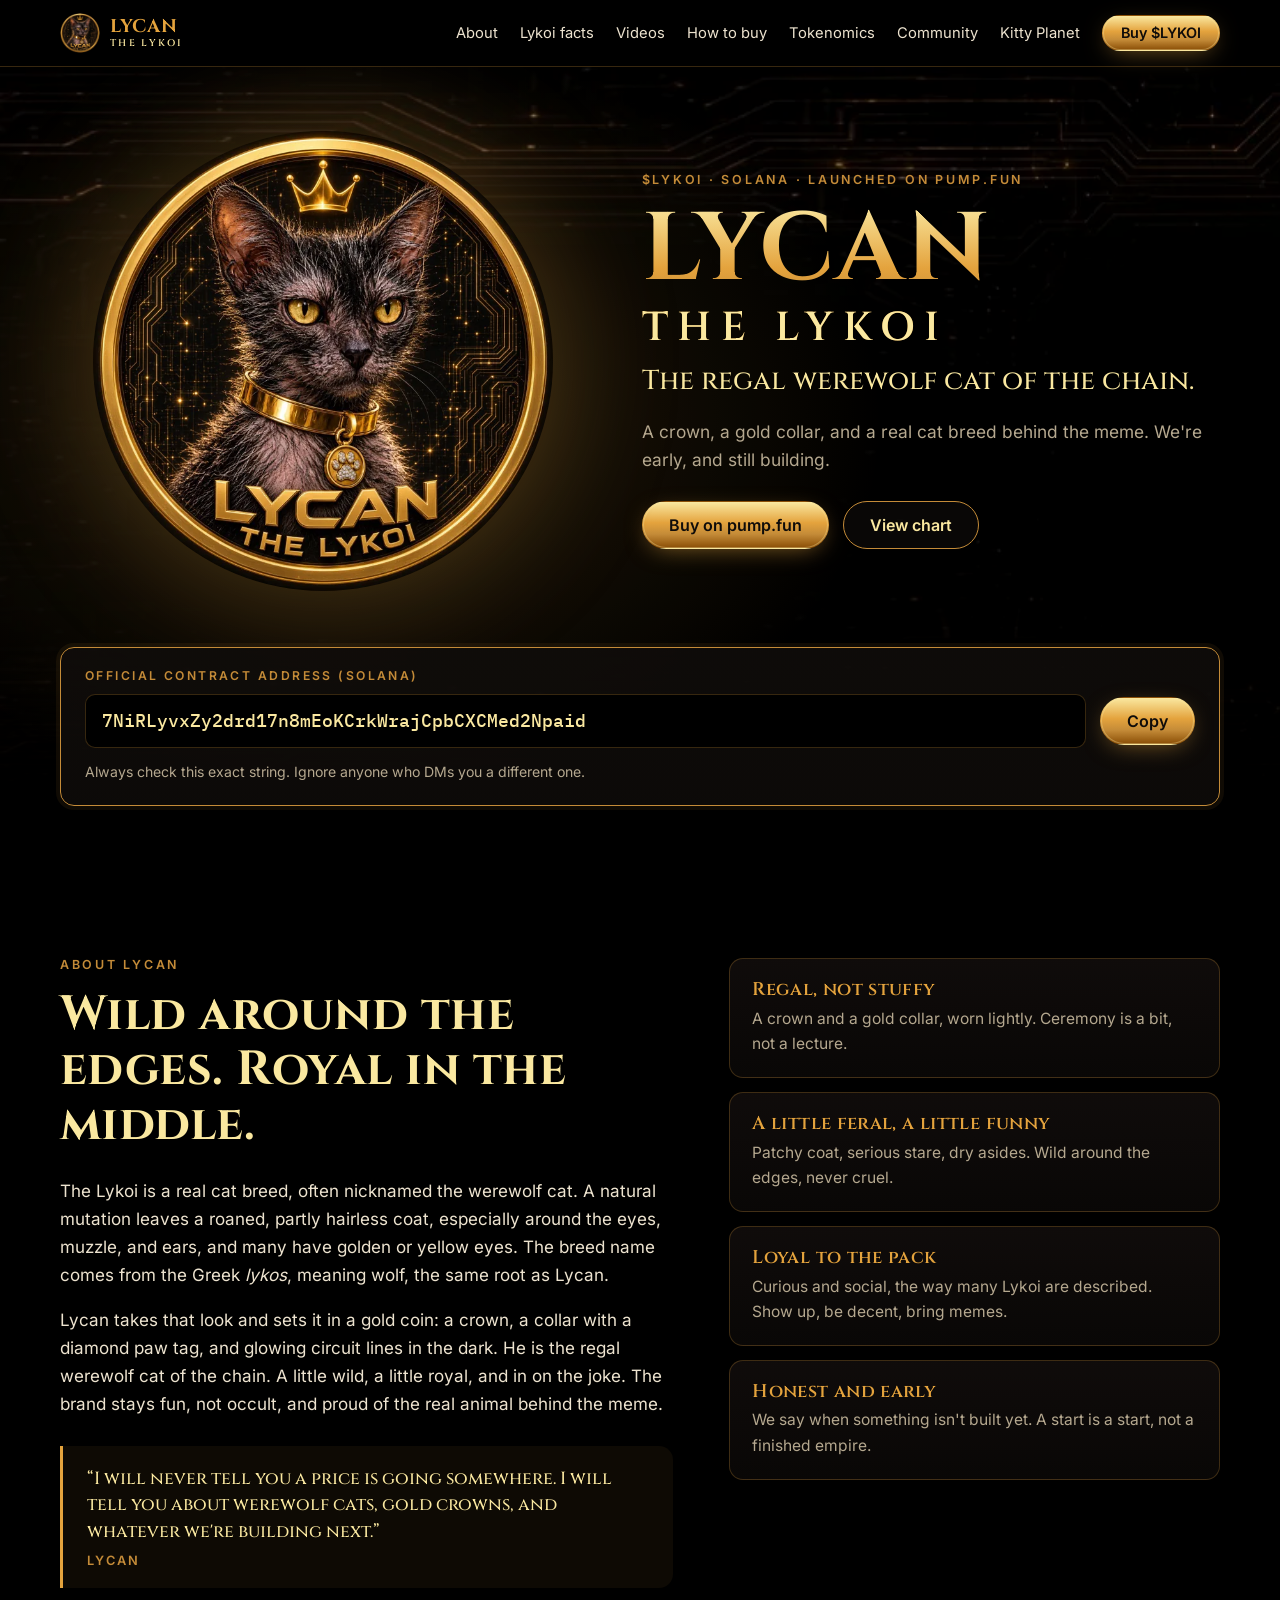
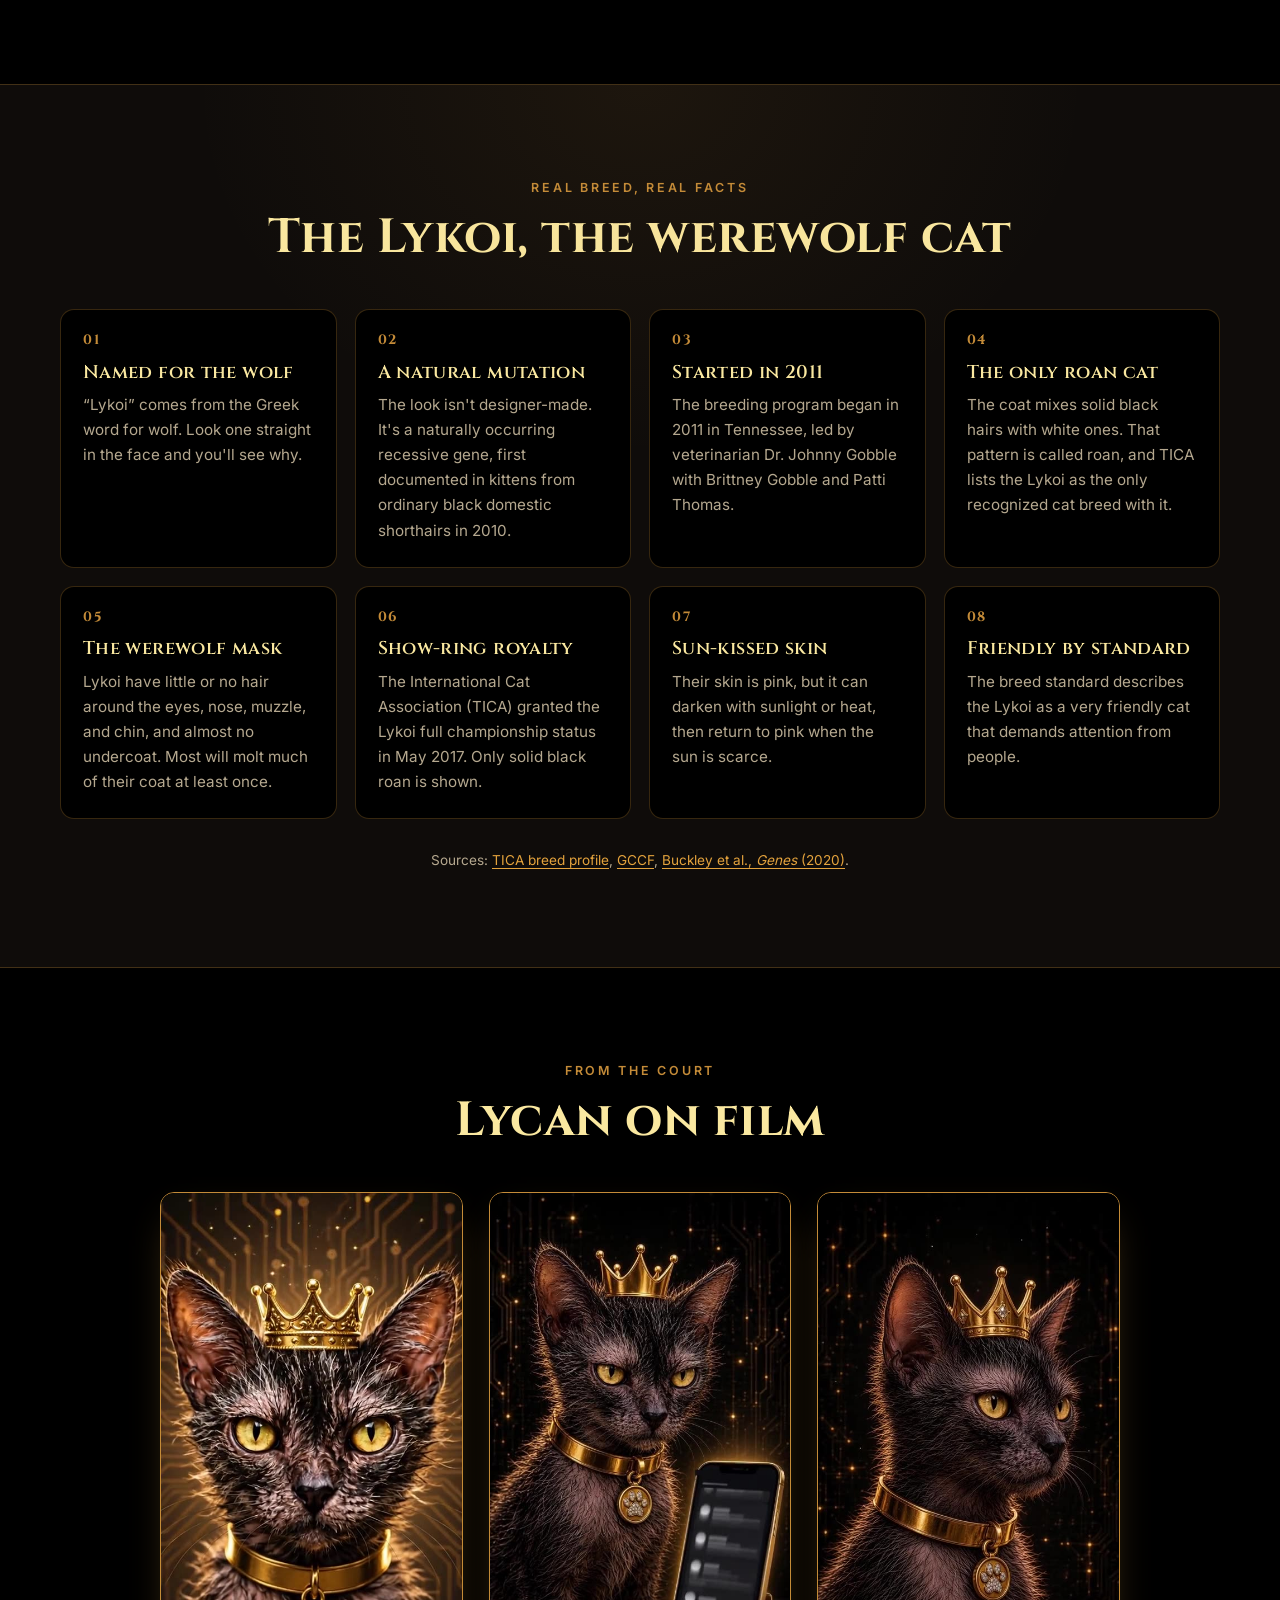
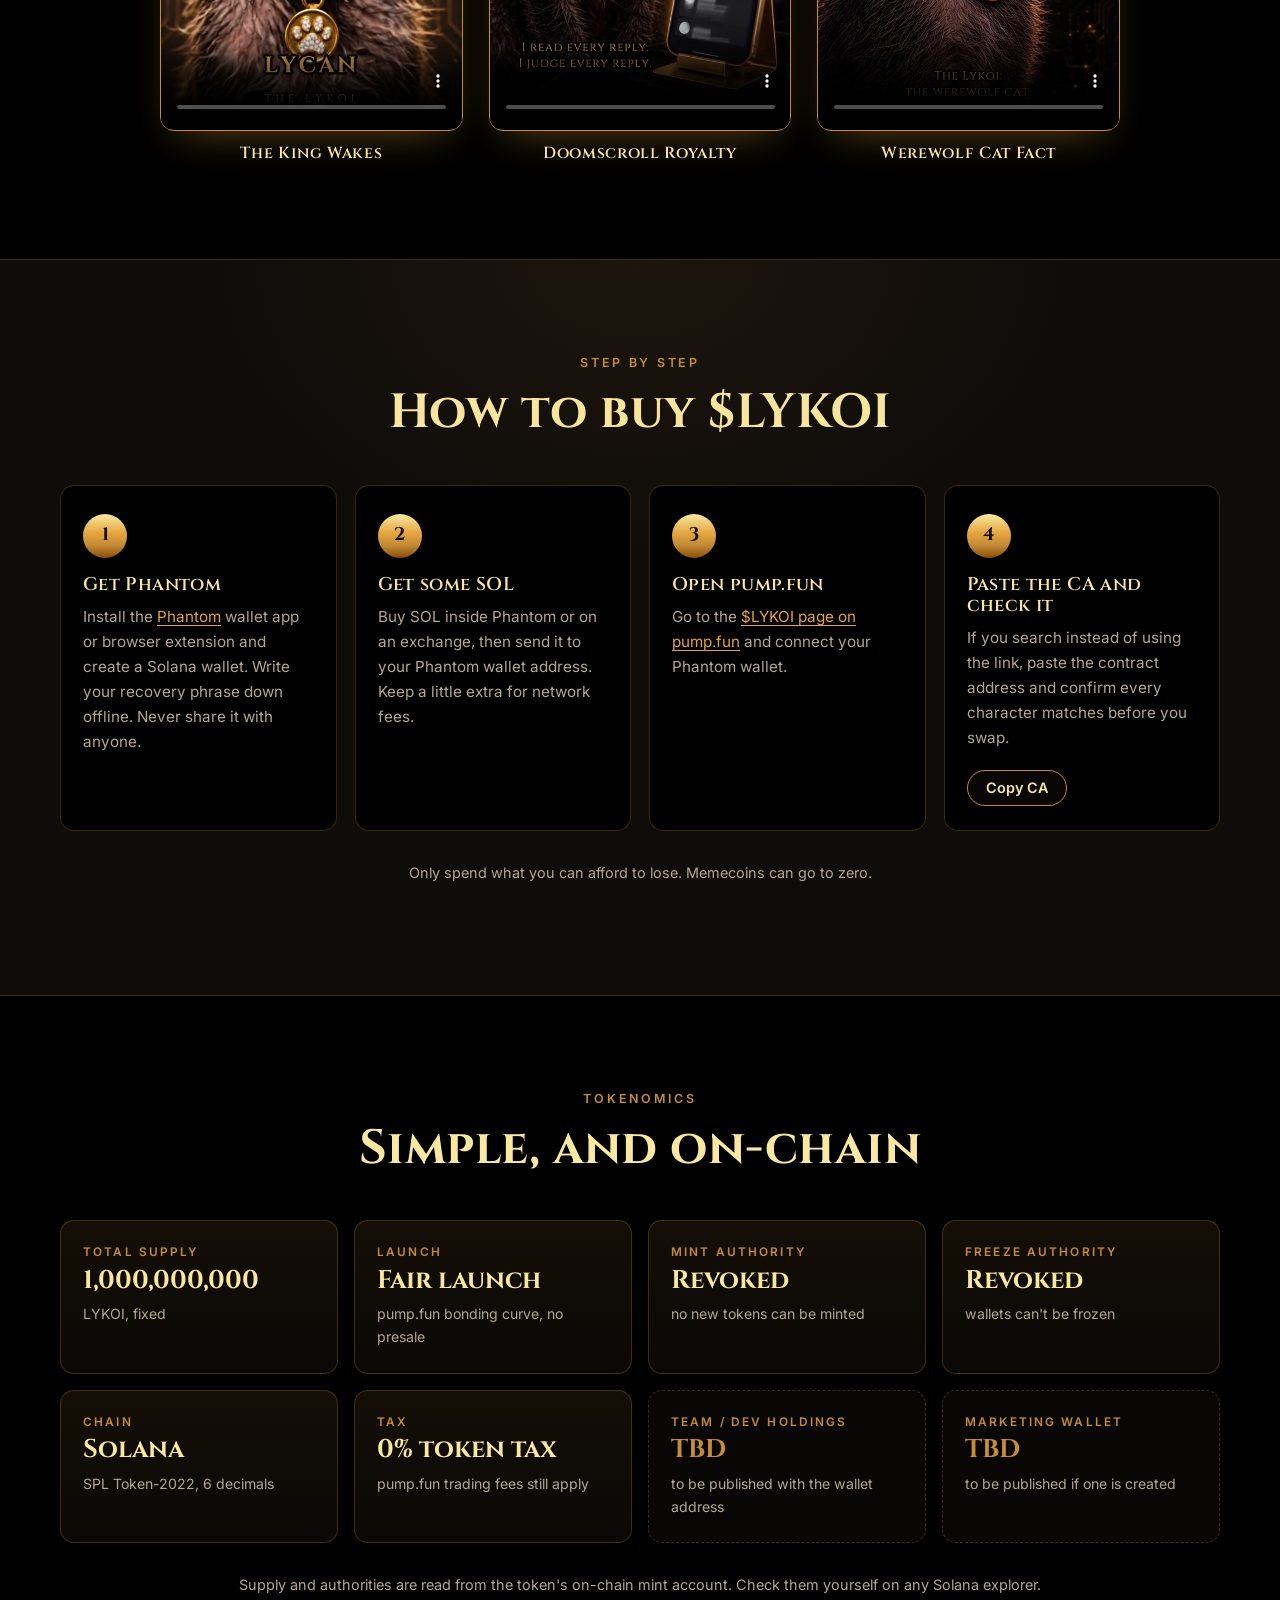
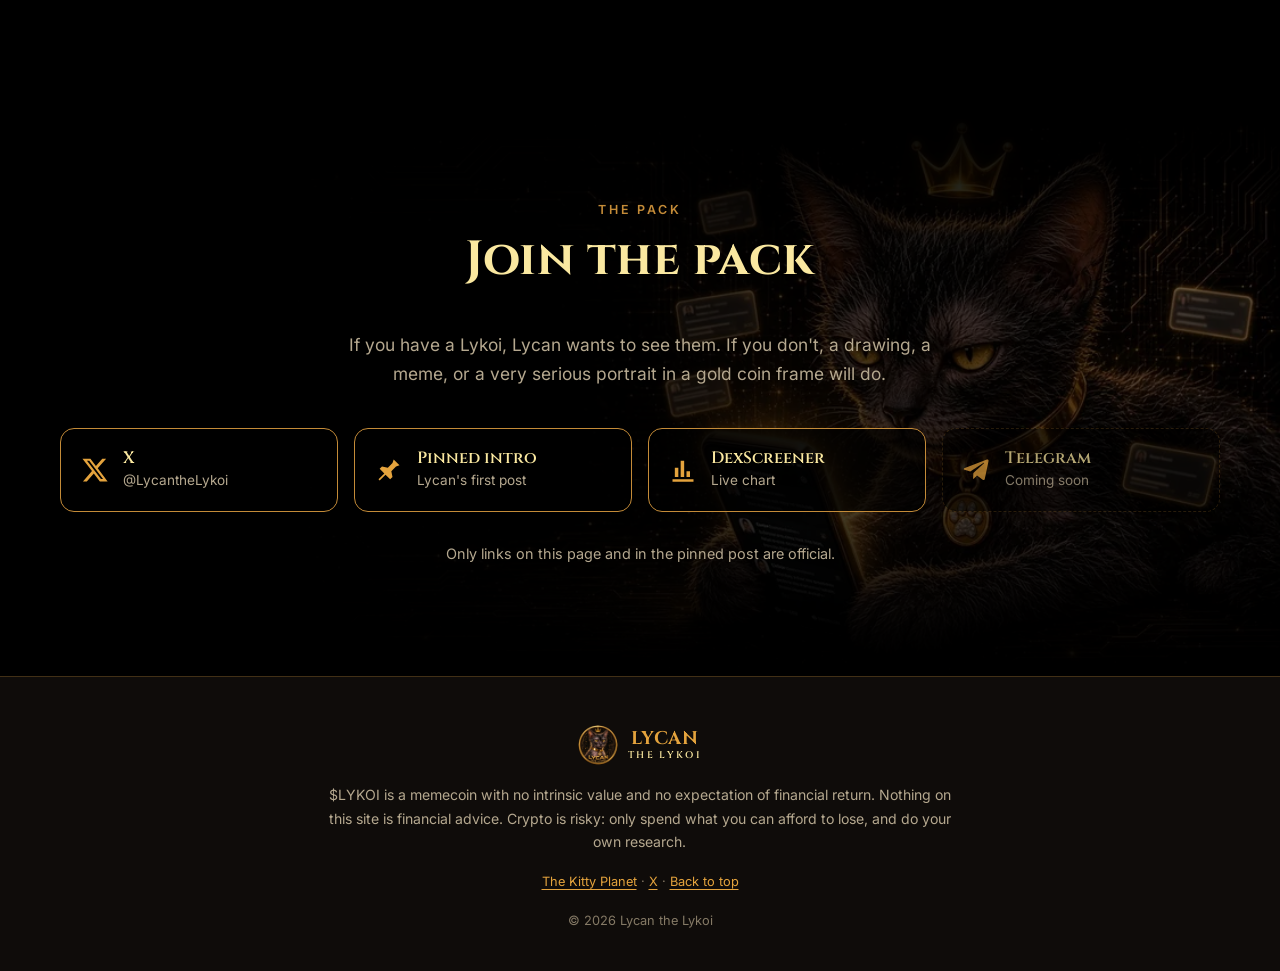
<file: index.html>
<!doctype html>
<html lang="en">
<head>
<meta charset="utf-8">
<meta name="viewport" content="width=device-width, initial-scale=1">
<title>Lycan the Lykoi ($LYKOI) | The regal werewolf cat of the chain</title>
<meta name="description" content="Lycan the Lykoi ($LYKOI) is a Solana memecoin built around the Lykoi, a real cat breed nicknamed the werewolf cat. Official contract, lore, videos, and links.">
<meta name="theme-color" content="#000000">
<link rel="canonical" href="https://alkebulangamingchain.github.io/lycan-the-lykoi/">
<meta property="og:url" content="https://alkebulangamingchain.github.io/lycan-the-lykoi/">
<meta property="og:type" content="website">
<meta property="og:site_name" content="Lycan the Lykoi">
<meta property="og:title" content="Lycan the Lykoi ($LYKOI)">
<meta property="og:description" content="The regal werewolf cat of the chain. A Solana memecoin. Not financial advice.">
<meta property="og:image" content="https://alkebulangamingchain.github.io/lycan-the-lykoi/assets/img/og-1200x630.jpg">
<meta property="og:image:width" content="1200">
<meta property="og:image:height" content="630">
<meta property="og:image:alt" content="Lycan the Lykoi gold coin logo: a black Lykoi cat with a gold crown and collar">
<meta name="twitter:card" content="summary_large_image">
<meta name="twitter:site" content="@LycantheLykoi">
<meta name="twitter:title" content="Lycan the Lykoi ($LYKOI)">
<meta name="twitter:description" content="The regal werewolf cat of the chain. A Solana memecoin. Not financial advice.">
<meta name="twitter:image" content="https://alkebulangamingchain.github.io/lycan-the-lykoi/assets/img/og-1200x630.jpg">
<link rel="icon" href="favicon.ico" sizes="any">
<link rel="icon" type="image/png" sizes="32x32" href="favicon-32.png">
<link rel="apple-touch-icon" href="apple-touch-icon.png">
<link rel="manifest" href="site.webmanifest">
<link rel="preload" href="assets/fonts/cinzel.woff2" as="font" type="font/woff2" crossorigin>
<link rel="preload" href="assets/fonts/inter.woff2" as="font" type="font/woff2" crossorigin>
<link rel="stylesheet" href="assets/css/style.css">
</head>
<body>
<a class="skip" href="#main">Skip to content</a>

<header class="nav" id="top">
  <div class="wrap nav-inner">
    <a class="brand" href="#top" aria-label="Lycan the Lykoi home">
      <img src="assets/img/lycan-360.webp" alt="" width="40" height="40">
      <span>LYCAN <small>THE LYKOI</small></span>
    </a>
    <button class="nav-toggle" aria-expanded="false" aria-controls="nav-links" aria-label="Open menu"><span></span><span></span><span></span></button>
    <nav id="nav-links" class="nav-links" aria-label="Main">
      <a href="#about">About</a>
      <a href="#facts">Lykoi facts</a>
      <a href="#videos">Videos</a>
      <a href="#buy">How to buy</a>
      <a href="#tokenomics">Tokenomics</a>
      <a href="#community">Community</a>
      <a href="kitty-planet/">Kitty Planet</a>
      <a class="btn btn-sm btn-gold" href="https://pump.fun/coin/7NiRLyvxZy2drd17n8mEoKCrkWrajCpbCXCMed2Npaid" target="_blank" rel="noopener">Buy $LYKOI</a>
    </nav>
  </div>
</header>

<main id="main">

<section class="hero">
  <div class="hero-bg" aria-hidden="true"></div>
  <div class="wrap hero-inner">
    <div class="hero-coin">
      <picture>
        <source srcset="assets/img/lycan-720.webp 720w, assets/img/lycan-360.webp 360w" sizes="(max-width: 700px) 78vw, 460px" type="image/webp">
        <img src="assets/img/lycan-720.jpg" width="720" height="720" alt="Lycan the Lykoi: a black Lykoi cat with yellow eyes, a gold crown, and a gold collar with a diamond paw tag, inside a gold coin on a circuit background" fetchpriority="high">
      </picture>
    </div>
    <div class="hero-copy">
      <p class="eyebrow">$LYKOI &middot; Solana &middot; launched on pump.fun</p>
      <h1>LYCAN <span>THE LYKOI</span></h1>
      <p class="tagline">The regal werewolf cat of the chain.</p>
      <p class="lede">A crown, a gold collar, and a real cat breed behind the meme. We're early, and still building.</p>
      <div class="cta">
        <a class="btn btn-gold" href="https://pump.fun/coin/7NiRLyvxZy2drd17n8mEoKCrkWrajCpbCXCMed2Npaid" target="_blank" rel="noopener">Buy on pump.fun</a>
        <a class="btn btn-ghost" href="https://dexscreener.com/solana/7NiRLyvxZy2drd17n8mEoKCrkWrajCpbCXCMed2Npaid" target="_blank" rel="noopener">View chart</a>
      </div>
    </div>
  </div>

  <div class="wrap">
    <div class="ca-box" id="ca">
      <div class="ca-label">Official contract address (Solana)</div>
      <div class="ca-row">
        <code id="ca-value">7NiRLyvxZy2drd17n8mEoKCrkWrajCpbCXCMed2Npaid</code>
        <button class="btn btn-gold btn-copy" type="button" data-copy="7NiRLyvxZy2drd17n8mEoKCrkWrajCpbCXCMed2Npaid">Copy</button>
      </div>
      <p class="ca-note">Always check this exact string. Ignore anyone who DMs you a different one.</p>
      <span class="sr-only" aria-live="polite" id="copy-status"></span>
    </div>
  </div>
</section>

<section class="section" id="about">
  <div class="wrap two-col">
    <div>
      <p class="eyebrow">About Lycan</p>
      <h2>Wild around the edges. Royal in the middle.</h2>
      <p>The Lykoi is a real cat breed, often nicknamed the werewolf cat. A natural mutation leaves a roaned, partly hairless coat, especially around the eyes, muzzle, and ears, and many have golden or yellow eyes. The breed name comes from the Greek <em>lykos</em>, meaning wolf, the same root as Lycan.</p>
      <p>Lycan takes that look and sets it in a gold coin: a crown, a collar with a diamond paw tag, and glowing circuit lines in the dark. He is the regal werewolf cat of the chain. A little wild, a little royal, and in on the joke. The brand stays fun, not occult, and proud of the real animal behind the meme.</p>
      <blockquote>&ldquo;I will never tell you a price is going somewhere. I will tell you about werewolf cats, gold crowns, and whatever we're building next.&rdquo;<cite>Lycan</cite></blockquote>
    </div>
    <ul class="traits">
      <li><h3>Regal, not stuffy</h3><p>A crown and a gold collar, worn lightly. Ceremony is a bit, not a lecture.</p></li>
      <li><h3>A little feral, a little funny</h3><p>Patchy coat, serious stare, dry asides. Wild around the edges, never cruel.</p></li>
      <li><h3>Loyal to the pack</h3><p>Curious and social, the way many Lykoi are described. Show up, be decent, bring memes.</p></li>
      <li><h3>Honest and early</h3><p>We say when something isn't built yet. A start is a start, not a finished empire.</p></li>
    </ul>
  </div>
</section>

<section class="section section-dark" id="facts">
  <div class="wrap">
    <p class="eyebrow center">Real breed, real facts</p>
    <h2 class="center">The Lykoi, the werewolf cat</h2>
    <div class="facts">
      <article class="fact"><span class="fact-n">01</span><h3>Named for the wolf</h3><p>&ldquo;Lykoi&rdquo; comes from the Greek word for wolf. Look one straight in the face and you'll see why.</p></article>
      <article class="fact"><span class="fact-n">02</span><h3>A natural mutation</h3><p>The look isn't designer-made. It's a naturally occurring recessive gene, first documented in kittens from ordinary black domestic shorthairs in 2010.</p></article>
      <article class="fact"><span class="fact-n">03</span><h3>Started in 2011</h3><p>The breeding program began in 2011 in Tennessee, led by veterinarian Dr. Johnny Gobble with Brittney Gobble and Patti Thomas.</p></article>
      <article class="fact"><span class="fact-n">04</span><h3>The only roan cat</h3><p>The coat mixes solid black hairs with white ones. That pattern is called roan, and TICA lists the Lykoi as the only recognized cat breed with it.</p></article>
      <article class="fact"><span class="fact-n">05</span><h3>The werewolf mask</h3><p>Lykoi have little or no hair around the eyes, nose, muzzle, and chin, and almost no undercoat. Most will molt much of their coat at least once.</p></article>
      <article class="fact"><span class="fact-n">06</span><h3>Show-ring royalty</h3><p>The International Cat Association (TICA) granted the Lykoi full championship status in May 2017. Only solid black roan is shown.</p></article>
      <article class="fact"><span class="fact-n">07</span><h3>Sun-kissed skin</h3><p>Their skin is pink, but it can darken with sunlight or heat, then return to pink when the sun is scarce.</p></article>
      <article class="fact"><span class="fact-n">08</span><h3>Friendly by standard</h3><p>The breed standard describes the Lykoi as a very friendly cat that demands attention from people.</p></article>
    </div>
    <p class="sources">Sources: <a href="https://tica.org/breed/lykoi/" target="_blank" rel="noopener">TICA breed profile</a>, <a href="https://www.gccfcats.org/getting-a-cat/choosing/cat-breeds/lykoi/" target="_blank" rel="noopener">GCCF</a>, <a href="https://pmc.ncbi.nlm.nih.gov/articles/PMC7348984/" target="_blank" rel="noopener">Buckley et al., <em>Genes</em> (2020)</a>.</p>
  </div>
</section>

<section class="section" id="videos">
  <div class="wrap">
    <p class="eyebrow center">From the court</p>
    <h2 class="center">Lycan on film</h2>
    <div class="videos">
      <figure class="video">
        <video controls playsinline loop preload="none" poster="assets/img/king-wakes-poster.jpg" width="540" height="960"><source src="assets/video/king-wakes.mp4" type="video/mp4"></video>
        <figcaption>The King Wakes</figcaption>
      </figure>
      <figure class="video">
        <video controls playsinline loop preload="none" poster="assets/img/doomscroll-royalty-poster.jpg" width="540" height="960"><source src="assets/video/doomscroll-royalty.mp4" type="video/mp4"></video>
        <figcaption>Doomscroll Royalty</figcaption>
      </figure>
      <figure class="video">
        <video controls playsinline loop preload="none" poster="assets/img/werewolf-cat-fact-poster.jpg" width="540" height="960"><source src="assets/video/werewolf-cat-fact.mp4" type="video/mp4"></video>
        <figcaption>Werewolf Cat Fact</figcaption>
      </figure>
    </div>
  </div>
</section>

<section class="section section-dark" id="buy">
  <div class="wrap">
    <p class="eyebrow center">Step by step</p>
    <h2 class="center">How to buy $LYKOI</h2>
    <ol class="steps">
      <li><span class="step-n">1</span><h3>Get Phantom</h3><p>Install the <a href="https://phantom.com" target="_blank" rel="noopener">Phantom</a> wallet app or browser extension and create a Solana wallet. Write your recovery phrase down offline. Never share it with anyone.</p></li>
      <li><span class="step-n">2</span><h3>Get some SOL</h3><p>Buy SOL inside Phantom or on an exchange, then send it to your Phantom wallet address. Keep a little extra for network fees.</p></li>
      <li><span class="step-n">3</span><h3>Open pump.fun</h3><p>Go to the <a href="https://pump.fun/coin/7NiRLyvxZy2drd17n8mEoKCrkWrajCpbCXCMed2Npaid" target="_blank" rel="noopener">$LYKOI page on pump.fun</a> and connect your Phantom wallet.</p></li>
      <li><span class="step-n">4</span><h3>Paste the CA and check it</h3><p>If you search instead of using the link, paste the contract address and confirm every character matches before you swap.</p><button class="btn btn-ghost btn-sm btn-copy" type="button" data-copy="7NiRLyvxZy2drd17n8mEoKCrkWrajCpbCXCMed2Npaid">Copy CA</button></li>
    </ol>
    <p class="note center">Only spend what you can afford to lose. Memecoins can go to zero.</p>
  </div>
</section>

<section class="section" id="tokenomics">
  <div class="wrap">
    <p class="eyebrow center">Tokenomics</p>
    <h2 class="center">Simple, and on-chain</h2>
    <div class="tokenomics">
      <div class="tk"><span class="tk-k">Total supply</span><span class="tk-v">1,000,000,000</span><span class="tk-s">LYKOI, fixed</span></div>
      <div class="tk"><span class="tk-k">Launch</span><span class="tk-v">Fair launch</span><span class="tk-s">pump.fun bonding curve, no presale</span></div>
      <div class="tk"><span class="tk-k">Mint authority</span><span class="tk-v">Revoked</span><span class="tk-s">no new tokens can be minted</span></div>
      <div class="tk"><span class="tk-k">Freeze authority</span><span class="tk-v">Revoked</span><span class="tk-s">wallets can't be frozen</span></div>
      <div class="tk"><span class="tk-k">Chain</span><span class="tk-v">Solana</span><span class="tk-s">SPL Token-2022, 6 decimals</span></div>
      <div class="tk"><span class="tk-k">Tax</span><span class="tk-v">0% token tax</span><span class="tk-s">pump.fun trading fees still apply</span></div>
      <div class="tk tk-tbd"><span class="tk-k">Team / dev holdings</span><span class="tk-v">TBD</span><span class="tk-s">to be published with the wallet address</span></div>
      <div class="tk tk-tbd"><span class="tk-k">Marketing wallet</span><span class="tk-v">TBD</span><span class="tk-s">to be published if one is created</span></div>
    </div>
    <p class="note center">Supply and authorities are read from the token's on-chain mint account. Check them yourself on any Solana explorer.</p>
  </div>
</section>

<section class="section community" id="community">
  <div class="community-bg" aria-hidden="true"></div>
  <div class="wrap">
    <p class="eyebrow center">The pack</p>
    <h2 class="center">Join the pack</h2>
    <p class="center lede">If you have a Lykoi, Lycan wants to see them. If you don't, a drawing, a meme, or a very serious portrait in a gold coin frame will do.</p>
    <div class="socials">
      <a class="social" href="https://x.com/LycantheLykoi" target="_blank" rel="noopener">
        <svg viewBox="0 0 24 24" aria-hidden="true"><path d="M18.244 2.25h3.308l-7.227 8.26 8.502 11.24H16.17l-5.214-6.817L4.99 21.75H1.68l7.73-8.835L1.254 2.25H8.08l4.713 6.231zm-1.161 17.52h1.833L7.084 4.126H5.117z"/></svg>
        <span><strong>X</strong><small>@LycantheLykoi</small></span>
      </a>
      <a class="social" href="https://x.com/LycantheLykoi/status/2121913589112213797" target="_blank" rel="noopener">
        <svg viewBox="0 0 24 24" aria-hidden="true"><path d="M16 3l5 5-3 1-4 4 1 5-2 2-4-4-5 5-1-1 5-5-4-4 2-2 5 1 4-4z"/></svg>
        <span><strong>Pinned intro</strong><small>Lycan's first post</small></span>
      </a>
      <a class="social" href="https://dexscreener.com/solana/7NiRLyvxZy2drd17n8mEoKCrkWrajCpbCXCMed2Npaid" target="_blank" rel="noopener">
        <svg viewBox="0 0 24 24" aria-hidden="true"><path d="M3 20h18v2H3zM5 10h3v8H5zm5-6h3v14h-3zm5 9h3v5h-3z"/></svg>
        <span><strong>DexScreener</strong><small>Live chart</small></span>
      </a>
      <div class="social social-soon" aria-disabled="true">
        <svg viewBox="0 0 24 24" aria-hidden="true"><path d="M21.9 4.3 18.7 19.5c-.2 1.1-.9 1.3-1.8.8l-4.9-3.6-2.4 2.3c-.3.3-.5.5-1 .5l.3-5 9.1-8.2c.4-.4-.1-.6-.6-.2L6.2 13.2l-4.8-1.5c-1-.3-1.1-1 .2-1.5L20.5 3c.9-.3 1.6.2 1.4 1.3z"/></svg>
        <span><strong>Telegram</strong><small>Coming soon</small></span>
      </div>
    </div>
    <p class="note center">Only links on this page and in the pinned post are official.</p>
  </div>
</section>

</main>

<footer class="footer">
  <div class="wrap footer-inner">
    <div class="brand">
      <img src="assets/img/lycan-360.webp" alt="" width="40" height="40" loading="lazy">
      <span>LYCAN <small>THE LYKOI</small></span>
    </div>
    <p class="disclaimer">$LYKOI is a memecoin with no intrinsic value and no expectation of financial return. Nothing on this site is financial advice. Crypto is risky: only spend what you can afford to lose, and do your own research.</p>
    <p class="fine"><a href="kitty-planet/">The Kitty Planet</a> &middot; <a href="https://x.com/LycantheLykoi" target="_blank" rel="noopener">X</a> &middot; <a href="#top">Back to top</a></p>
    <p class="fine">&copy; 2026 Lycan the Lykoi</p>
  </div>
</footer>

<script src="assets/js/main.js" defer></script>
</body>
</html>
</file>
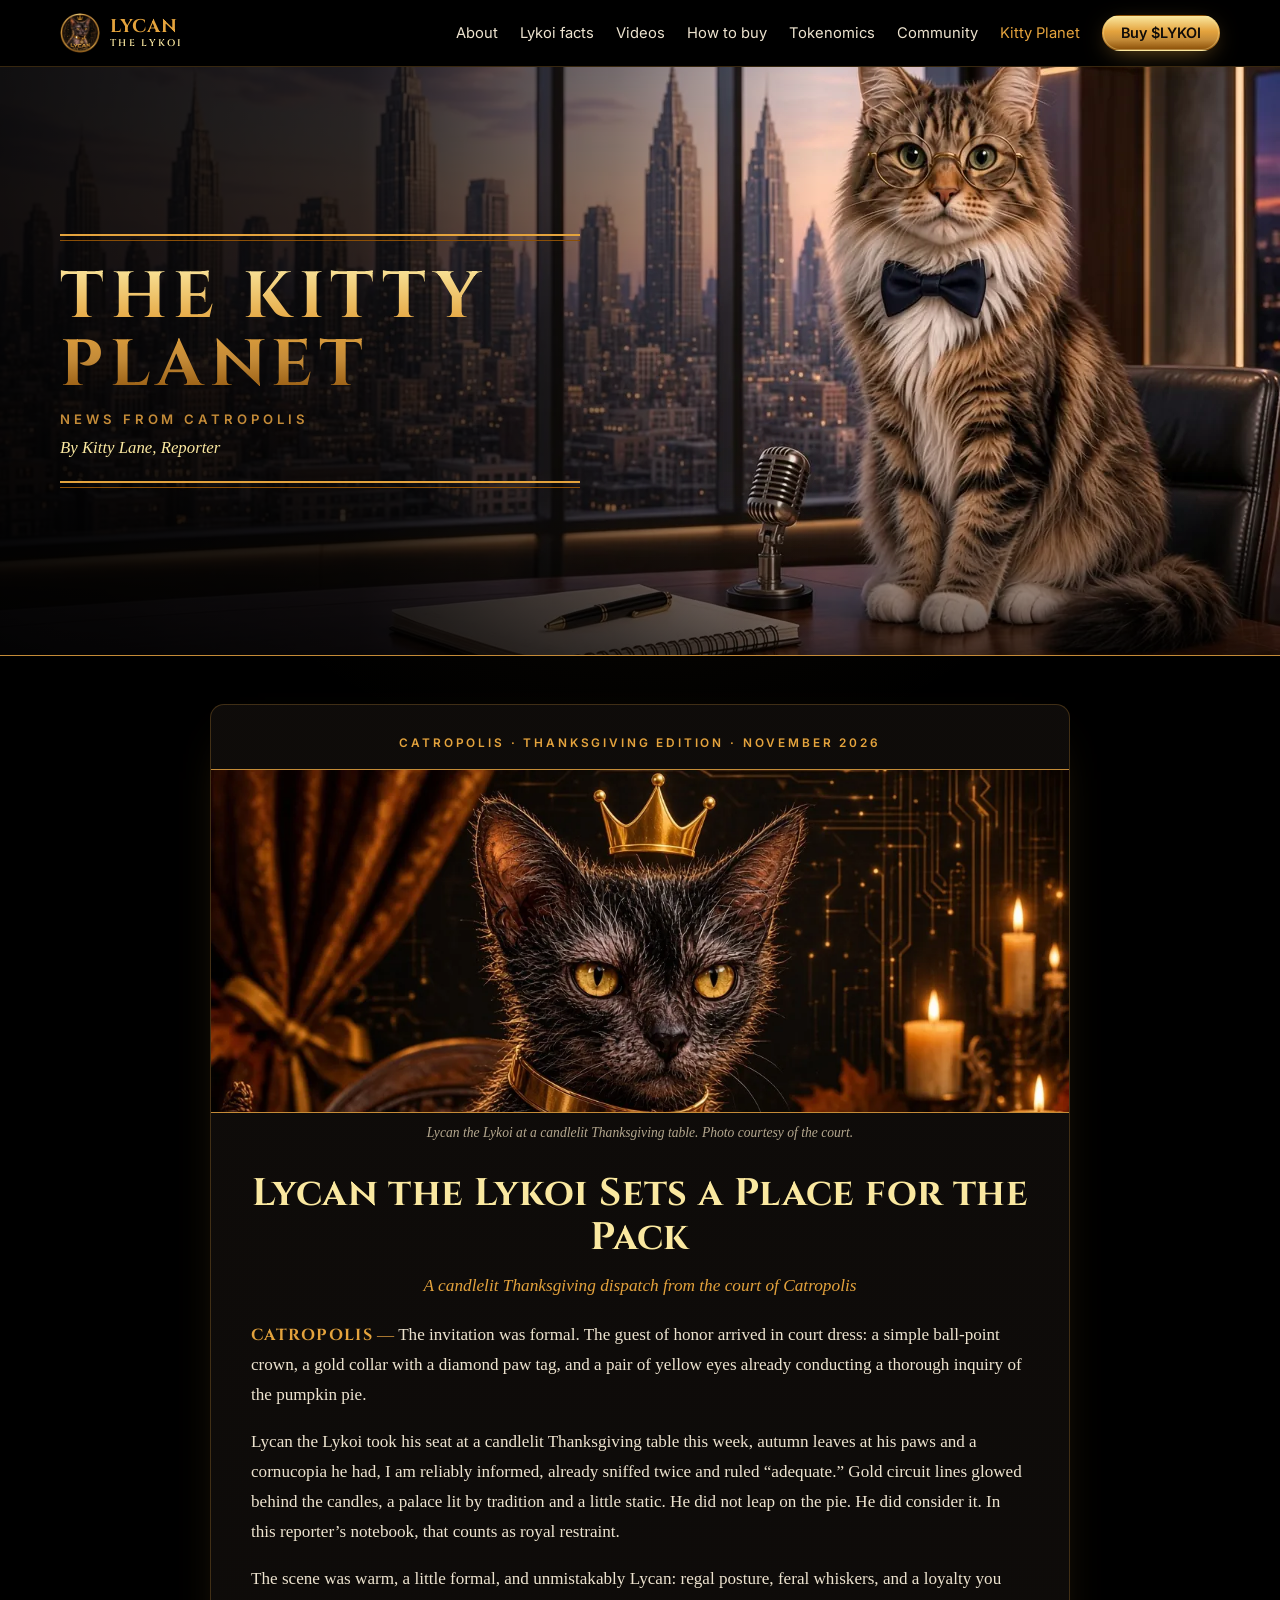
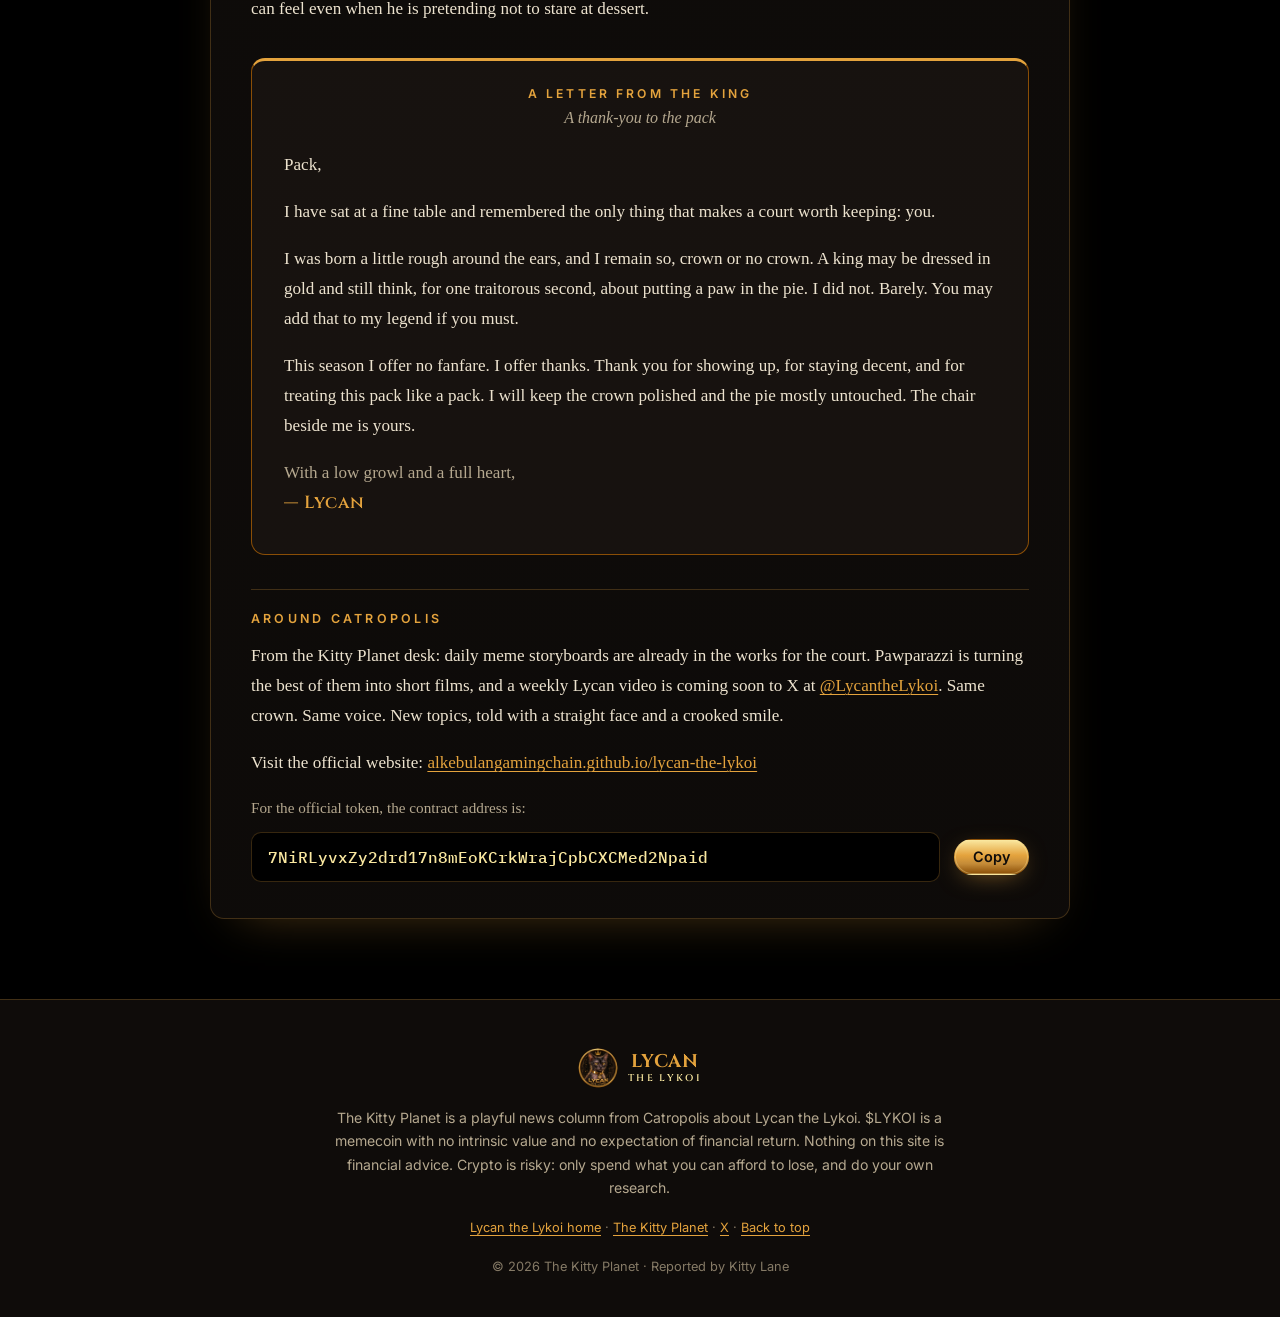
<file: kitty-planet/index.html>
<!doctype html>
<html lang="en">
<head>
<meta charset="utf-8">
<meta name="viewport" content="width=device-width, initial-scale=1">
<title>The Kitty Planet | News from Catropolis, by Kitty Lane</title>
<meta name="description" content="The Kitty Planet: news from Catropolis about Lycan the Lykoi, reported by Kitty Lane. Thanksgiving Edition: Lycan the Lykoi Sets a Place for the Pack.">
<meta name="theme-color" content="#000000">
<link rel="canonical" href="https://alkebulangamingchain.github.io/lycan-the-lykoi/kitty-planet/">
<meta property="og:type" content="website">
<meta property="og:site_name" content="The Kitty Planet">
<meta property="og:url" content="https://alkebulangamingchain.github.io/lycan-the-lykoi/kitty-planet/">
<meta property="og:title" content="The Kitty Planet: Lycan the Lykoi Sets a Place for the Pack">
<meta property="og:description" content="Thanksgiving Edition. A candlelit dispatch from the court of Catropolis, by Kitty Lane, Reporter.">
<meta property="og:image" content="https://alkebulangamingchain.github.io/lycan-the-lykoi/assets/img/og-kitty-lane.jpg">
<meta property="og:image:width" content="1200">
<meta property="og:image:height" content="630">
<meta property="og:image:alt" content="Kitty Lane, reporter for The Kitty Planet, at her news desk above the Catropolis skyline">
<meta name="twitter:card" content="summary_large_image">
<meta name="twitter:site" content="@LycantheLykoi">
<meta name="twitter:title" content="The Kitty Planet: Lycan the Lykoi Sets a Place for the Pack">
<meta name="twitter:description" content="Thanksgiving Edition. A candlelit dispatch from the court of Catropolis, by Kitty Lane, Reporter.">
<meta name="twitter:image" content="https://alkebulangamingchain.github.io/lycan-the-lykoi/assets/img/og-kitty-lane.jpg">
<link rel="icon" href="../favicon.ico" sizes="any">
<link rel="icon" type="image/png" sizes="32x32" href="../favicon-32.png">
<link rel="apple-touch-icon" href="../apple-touch-icon.png">
<link rel="manifest" href="../site.webmanifest">
<link rel="preload" href="../assets/fonts/cinzel.woff2" as="font" type="font/woff2" crossorigin>
<link rel="stylesheet" href="../assets/css/style.css">
<link rel="stylesheet" href="../assets/css/kitty-planet.css">
</head>
<body>
<a class="skip" href="#main">Skip to content</a>

<header class="nav" id="top">
  <div class="wrap nav-inner">
    <a class="brand" href="../" aria-label="Lycan the Lykoi home">
      <img src="../assets/img/lycan-360.webp" alt="" width="40" height="40">
      <span>LYCAN <small>THE LYKOI</small></span>
    </a>
    <button class="nav-toggle" aria-expanded="false" aria-controls="nav-links" aria-label="Open menu"><span></span><span></span><span></span></button>
    <nav id="nav-links" class="nav-links" aria-label="Main">
      <a href="../#about">About</a>
      <a href="../#facts">Lykoi facts</a>
      <a href="../#videos">Videos</a>
      <a href="../#buy">How to buy</a>
      <a href="../#tokenomics">Tokenomics</a>
      <a href="../#community">Community</a>
      <a href="./" aria-current="page">Kitty Planet</a>
      <a class="btn btn-sm btn-gold" href="https://pump.fun/coin/7NiRLyvxZy2drd17n8mEoKCrkWrajCpbCXCMed2Npaid" target="_blank" rel="noopener">Buy $LYKOI</a>
    </nav>
  </div>
</header>

<main id="main" class="kp">

  <section class="kp-masthead">
    <picture class="kp-banner">
      <source srcset="../assets/img/kitty-lane-banner-1280.webp 1280w, ../assets/img/kitty-lane-banner-800.webp 800w" sizes="100vw" type="image/webp">
      <img src="../assets/img/kitty-lane-banner-1280.webp" width="1280" height="720" alt="Kitty Lane, reporter for The Kitty Planet, in glasses and a bow tie at her news desk, with the Catropolis skyline behind her." fetchpriority="high">
    </picture>
    <div class="kp-shade" aria-hidden="true"></div>
    <div class="wrap kp-mast-inner">
      <div class="kp-mast-text">
        <div class="kp-rule" aria-hidden="true"></div>
        <h1>The Kitty Planet</h1>
        <p class="kp-sub">News from Catropolis</p>
        <p class="kp-byline">By Kitty Lane, Reporter</p>
        <div class="kp-rule kp-rule-b" aria-hidden="true"></div>
      </div>
    </div>
  </section>

  <!--
    ISSUES FEED: add each new issue as a new <article class="kp-issue"> at the TOP of this list
    (newest first). Copy the Thanksgiving article below as a template and give it a unique id.
  -->
  <section class="kp-feed wrap" aria-label="Issues">

    <article class="kp-issue" id="thanksgiving-2026">
      <p class="kp-dateline">Catropolis &middot; Thanksgiving Edition &middot; November 2026</p>
      <figure class="kp-hero">
        <picture>
          <source srcset="../assets/img/kp-thanksgiving-1152.webp 1152w, ../assets/img/kp-thanksgiving-720.webp 720w" sizes="(max-width: 860px) 100vw, 820px" type="image/webp">
          <img src="../assets/img/kp-thanksgiving-720.webp" width="1152" height="461" alt="Lycan the Lykoi, in his gold crown and collar, at a candlelit Thanksgiving table in Catropolis.">
        </picture>
        <figcaption>Lycan the Lykoi at a candlelit Thanksgiving table. Photo courtesy of the court.</figcaption>
      </figure>

      <header class="kp-head">
        <h2>Lycan the Lykoi Sets a Place for the Pack</h2>
        <p class="kp-dek">A candlelit Thanksgiving dispatch from the court of Catropolis</p>
      </header>

      <div class="kp-body">
        <p><span class="kp-place">Catropolis</span> <span class="kp-dash">&mdash;</span> The invitation was formal. The guest of honor arrived in court dress: a simple ball-point crown, a gold collar with a diamond paw tag, and a pair of yellow eyes already conducting a thorough inquiry of the pumpkin pie.</p>
        <p>Lycan the Lykoi took his seat at a candlelit Thanksgiving table this week, autumn leaves at his paws and a cornucopia he had, I am reliably informed, already sniffed twice and ruled &ldquo;adequate.&rdquo; Gold circuit lines glowed behind the candles, a palace lit by tradition and a little static. He did not leap on the pie. He did consider it. In this reporter&rsquo;s notebook, that counts as royal restraint.</p>
        <p>The scene was warm, a little formal, and unmistakably Lycan: regal posture, feral whiskers, and a loyalty you can feel even when he is pretending not to stare at dessert.</p>
      </div>

      <aside class="kp-letter" aria-label="A Letter from the King">
        <p class="kp-letter-k">A Letter from the King</p>
        <p class="kp-letter-s">A thank-you to the pack</p>
        <div class="kp-letter-body">
          <p>Pack,</p>
          <p>I have sat at a fine table and remembered the only thing that makes a court worth keeping: you.</p>
          <p>I was born a little rough around the ears, and I remain so, crown or no crown. A king may be dressed in gold and still think, for one traitorous second, about putting a paw in the pie. I did not. Barely. You may add that to my legend if you must.</p>
          <p>This season I offer no fanfare. I offer thanks. Thank you for showing up, for staying decent, and for treating this pack like a pack. I will keep the crown polished and the pie mostly untouched. The chair beside me is yours.</p>
          <p class="kp-sign-off">With a low growl and a full heart,</p>
          <p class="kp-sign">&mdash; Lycan</p>
        </div>
      </aside>

      <section class="kp-around">
        <h3>Around Catropolis</h3>
        <p>From the Kitty Planet desk: daily meme storyboards are already in the works for the court. Pawparazzi is turning the best of them into short films, and a weekly Lycan video is coming soon to X at <a href="https://x.com/LycantheLykoi" target="_blank" rel="noopener">@LycantheLykoi</a>. Same crown. Same voice. New topics, told with a straight face and a crooked smile.</p>
        <p>Visit the official website: <a href="../">alkebulangamingchain.github.io/lycan-the-lykoi</a></p>
        <p class="kp-ca-label">For the official token, the contract address is:</p>
        <div class="ca-row kp-ca">
          <code>7NiRLyvxZy2drd17n8mEoKCrkWrajCpbCXCMed2Npaid</code>
          <button class="btn btn-gold btn-sm btn-copy" type="button" data-copy="7NiRLyvxZy2drd17n8mEoKCrkWrajCpbCXCMed2Npaid">Copy</button>
        </div>
        <span class="sr-only" aria-live="polite" id="copy-status"></span>
      </section>
    </article>

  </section>
</main>

<footer class="footer">
  <div class="wrap footer-inner">
    <div class="brand">
      <img src="../assets/img/lycan-360.webp" alt="" width="40" height="40" loading="lazy">
      <span>LYCAN <small>THE LYKOI</small></span>
    </div>
    <p class="disclaimer">The Kitty Planet is a playful news column from Catropolis about Lycan the Lykoi. $LYKOI is a memecoin with no intrinsic value and no expectation of financial return. Nothing on this site is financial advice. Crypto is risky: only spend what you can afford to lose, and do your own research.</p>
    <p class="fine"><a href="../">Lycan the Lykoi home</a> &middot; <a href="./">The Kitty Planet</a> &middot; <a href="https://x.com/LycantheLykoi" target="_blank" rel="noopener">X</a> &middot; <a href="#top">Back to top</a></p>
    <p class="fine">&copy; 2026 The Kitty Planet &middot; Reported by Kitty Lane</p>
  </div>
</footer>

<script src="../assets/js/main.js" defer></script>
</body>
</html>
</file>
<file: assets/css/style.css>
@font-face{font-family:"Cinzel";src:url(../fonts/cinzel.woff2) format("woff2");font-weight:400 900;font-display:swap}
@font-face{font-family:"Inter";src:url(../fonts/inter.woff2) format("woff2");font-weight:100 900;font-display:swap}
@font-face{font-family:"IBM Plex Mono";src:url(../fonts/plexmono-500.woff2) format("woff2");font-weight:500;font-display:swap}

:root{
  --void:#000;--night:#0F0C0A;--fur:#463430;--antique:#8A4E06;--coin:#C48B38;--crown:#E4A33D;--eye:#E1B355;--halo:#FAE8A0;
  --text:#EDE3CF;--muted:#B5A88F;
  --line:rgba(196,139,56,.28);
  --gold-grad:linear-gradient(180deg,#FAE8A0 0%,#E4A33D 45%,#C48B38 70%,#8A4E06 100%);
  --display:"Cinzel",Georgia,"Times New Roman",serif;
  --body:"Inter",system-ui,-apple-system,"Segoe UI",Roboto,sans-serif;
  --mono:"IBM Plex Mono",ui-monospace,SFMono-Regular,Menlo,monospace;
  --r:14px;
}
*,*::before,*::after{box-sizing:border-box}
html{scroll-behavior:smooth;scroll-padding-top:76px}
body{margin:0;background:var(--void);color:var(--text);font:400 17px/1.65 var(--body);-webkit-font-smoothing:antialiased;overflow-x:hidden}
img,video{max-width:100%;display:block}
a{color:var(--crown);text-decoration-thickness:1px;text-underline-offset:3px}
a:hover{color:var(--halo)}
h1,h2,h3{font-family:var(--display);color:var(--halo);line-height:1.15;margin:0 0 .5em;font-weight:600}
h2{font-size:clamp(1.9rem,1.2rem + 2.4vw,3rem);font-weight:700;letter-spacing:.01em}
h3{font-size:1.15rem;letter-spacing:.02em}
p{margin:0 0 1em}
.wrap{width:min(1160px,100% - 40px);margin-inline:auto}
.center{text-align:center}
.sr-only{position:absolute;width:1px;height:1px;overflow:hidden;clip:rect(0 0 0 0);white-space:nowrap}
.skip{position:absolute;left:-999px;top:8px;background:var(--crown);color:var(--void);padding:8px 14px;border-radius:8px;z-index:100}
.skip:focus{left:8px}
:focus-visible{outline:2px solid var(--halo);outline-offset:3px}
.eyebrow{font:600 .78rem/1.2 var(--body);letter-spacing:.22em;text-transform:uppercase;color:var(--coin);margin-bottom:14px}

/* buttons */
.btn{display:inline-flex;align-items:center;justify-content:center;gap:8px;font:600 1rem/1 var(--body);padding:15px 26px;border-radius:999px;text-decoration:none;cursor:pointer;border:1px solid transparent;transition:transform .15s,box-shadow .2s,background .2s,color .2s}
.btn:hover{transform:translateY(-1px)}
.btn-gold{background:var(--gold-grad);color:var(--night);box-shadow:0 0 0 1px rgba(250,232,160,.35) inset,0 6px 24px -8px rgba(228,163,61,.6)}
.btn-gold:hover{color:var(--void);box-shadow:0 0 0 1px rgba(250,232,160,.6) inset,0 8px 30px -6px rgba(228,163,61,.75)}
.btn-ghost{background:rgba(15,12,10,.6);color:var(--halo);border-color:var(--coin)}
.btn-ghost:hover{background:rgba(196,139,56,.14);color:var(--halo)}
.btn-sm{padding:10px 18px;font-size:.9rem}
.btn.copied{background:var(--halo);color:var(--night)}

/* nav */
.nav{position:sticky;top:0;z-index:50;background:rgba(0,0,0,.78);backdrop-filter:blur(10px);-webkit-backdrop-filter:blur(10px);border-bottom:1px solid var(--line)}
.nav-inner{display:flex;align-items:center;justify-content:space-between;height:66px}
.brand{display:flex;align-items:center;gap:10px;text-decoration:none;font:700 1.15rem/1 var(--display);color:var(--crown);letter-spacing:.04em}
.brand img{width:40px;height:40px;border-radius:50%}
.brand small{display:block;font-size:.6rem;letter-spacing:.24em;color:var(--halo);font-weight:600;margin-top:3px}
.nav-links{display:flex;align-items:center;gap:22px}
.nav-links a:not(.btn){color:var(--text);text-decoration:none;font-size:.92rem}
.nav-links a:not(.btn):hover{color:var(--crown)}
.nav-toggle{display:none;background:none;border:1px solid var(--line);border-radius:10px;width:44px;height:40px;padding:10px;cursor:pointer;flex-direction:column;justify-content:space-between}
.nav-toggle span{display:block;height:2px;background:var(--crown);border-radius:2px}

/* hero */
.hero{position:relative;padding:64px 0 56px;overflow:hidden}
.hero-bg{position:absolute;inset:0;background:
  radial-gradient(60% 70% at 28% 45%,rgba(228,163,61,.18),transparent 70%),
  linear-gradient(180deg,rgba(0,0,0,.35),#000 92%),
  url(../img/banner-1500.webp) left center/cover no-repeat;opacity:.9}
.hero-inner{position:relative;display:grid;grid-template-columns:minmax(0,1fr) minmax(0,1.1fr);gap:56px;align-items:center}
.hero-coin{justify-self:center;width:min(460px,100%);aspect-ratio:1;border-radius:50%;filter:drop-shadow(0 0 60px rgba(228,163,61,.28))}
.hero-coin img{width:100%;height:100%;border-radius:50%}
.hero h1{font-size:clamp(3.2rem,2rem + 5vw,6rem);font-weight:700;letter-spacing:.02em;margin-bottom:.15em;background:var(--gold-grad);-webkit-background-clip:text;background-clip:text;color:transparent;line-height:1}
.hero h1 span{display:block;color:var(--halo);-webkit-text-fill-color:var(--halo);font-size:.42em;letter-spacing:.24em;font-weight:600;margin-top:.25em}
.tagline{font:500 clamp(1.25rem,1rem + 1vw,1.7rem)/1.3 var(--display);color:var(--halo);margin-bottom:.7em}
.lede{color:var(--muted);font-size:1.08rem;max-width:36em}
.center.lede{margin-inline:auto}
.cta{display:flex;flex-wrap:wrap;gap:14px;margin-top:26px}

/* CA */
.ca-box{position:relative;margin-top:56px;padding:22px 24px;border-radius:var(--r);background:linear-gradient(180deg,rgba(15,12,10,.92),rgba(15,12,10,.82));border:1px solid var(--coin);box-shadow:0 0 0 4px rgba(196,139,56,.08)}
.ca-label{font:600 .76rem/1 var(--body);letter-spacing:.2em;text-transform:uppercase;color:var(--coin);margin-bottom:12px}
.ca-row{display:flex;align-items:center;gap:14px}
.ca-row code{flex:1;min-width:0;font:500 clamp(.82rem,.6rem + .8vw,1.15rem)/1.4 var(--mono);color:var(--halo);background:#000;border:1px solid var(--line);border-radius:10px;padding:13px 16px;overflow-wrap:anywhere;user-select:all}
.ca-note{margin:12px 0 0;font-size:.88rem;color:var(--muted)}

/* sections */
.section{position:relative;padding:96px 0}
.section-dark{background:var(--night);border-block:1px solid var(--line)}
.section-dark::before{content:"";position:absolute;inset:0;background:radial-gradient(50% 60% at 50% 0%,rgba(196,139,56,.08),transparent 70%);pointer-events:none}
.section h2.center{margin-bottom:44px}

/* about */
.two-col{display:grid;grid-template-columns:1.25fr 1fr;gap:56px;align-items:start}
blockquote{margin:28px 0 0;padding:20px 24px;border-left:3px solid var(--crown);background:rgba(196,139,56,.07);border-radius:0 var(--r) var(--r) 0;font:500 1.1rem/1.5 var(--display);color:var(--halo)}
blockquote cite{display:block;margin-top:10px;font:600 .8rem/1 var(--body);letter-spacing:.18em;text-transform:uppercase;color:var(--coin);font-style:normal}
.traits{list-style:none;margin:0;padding:0;display:grid;gap:14px}
.traits li{padding:20px 22px;border:1px solid var(--line);border-radius:var(--r);background:linear-gradient(180deg,rgba(70,52,48,.22),rgba(15,12,10,.6))}
.traits h3{color:var(--crown);margin-bottom:.3em}
.traits p{margin:0;color:var(--muted);font-size:.97rem}

/* facts */
.facts{display:grid;grid-template-columns:repeat(4,minmax(0,1fr));gap:18px}
.fact{position:relative;padding:24px 22px;border:1px solid var(--line);border-radius:var(--r);background:#000}
.fact-n{display:block;font:700 .85rem/1 var(--display);color:var(--coin);letter-spacing:.12em;margin-bottom:14px}
.fact h3{color:var(--halo)}
.fact p{margin:0;color:var(--muted);font-size:.95rem}
.sources{margin:30px 0 0;text-align:center;font-size:.85rem;color:var(--muted)}

/* videos */
.videos{display:grid;grid-template-columns:repeat(3,minmax(0,1fr));gap:26px;max-width:960px;margin-inline:auto}
.video{margin:0}
.video video{width:100%;height:auto;aspect-ratio:9/16;object-fit:cover;border-radius:var(--r);border:1px solid var(--coin);background:#000;box-shadow:0 16px 40px -18px rgba(228,163,61,.45)}
.video figcaption{margin-top:12px;text-align:center;font:600 1rem/1.3 var(--display);color:var(--halo);letter-spacing:.04em}

/* steps */
.steps{list-style:none;margin:0;padding:0;display:grid;grid-template-columns:repeat(4,minmax(0,1fr));gap:18px;counter-reset:s}
.steps li{position:relative;padding:28px 22px 24px;border:1px solid var(--line);border-radius:var(--r);background:#000}
.step-n{display:grid;place-items:center;width:44px;height:44px;border-radius:50%;background:var(--gold-grad);color:var(--night);font:700 1.15rem/1 var(--display);margin-bottom:16px}
.steps p{color:var(--muted);font-size:.95rem}
.steps .btn{margin-top:4px}
.note{margin-top:30px;font-size:.9rem;color:var(--muted)}

/* tokenomics */
.tokenomics{display:grid;grid-template-columns:repeat(4,minmax(0,1fr));gap:16px}
.tk{display:flex;flex-direction:column;gap:6px;padding:24px 22px;border-radius:var(--r);border:1px solid var(--line);background:linear-gradient(180deg,rgba(196,139,56,.10),rgba(15,12,10,.7))}
.tk-k{font:600 .74rem/1.2 var(--body);letter-spacing:.18em;text-transform:uppercase;color:var(--coin)}
.tk-v{font:700 clamp(1.25rem,1rem + .8vw,1.6rem)/1.2 var(--display);color:var(--halo);overflow-wrap:anywhere}
.tk-s{font-size:.88rem;color:var(--muted)}
.tk-tbd{border-style:dashed;background:rgba(15,12,10,.6)}
.tk-tbd .tk-v{color:var(--coin)}

/* community */
.community{overflow:hidden}
.community-bg{position:absolute;inset:0;background:linear-gradient(90deg,#000 20%,rgba(0,0,0,.55) 60%,rgba(0,0,0,.25)),linear-gradient(0deg,#000 0%,transparent 30%,transparent 70%,#000 100%),url(../img/banner-1500.webp) right center/cover no-repeat;opacity:.55}
.community .wrap{position:relative}
.socials{display:grid;grid-template-columns:repeat(4,minmax(0,1fr));gap:16px;margin-top:40px}
.social{display:flex;align-items:center;gap:14px;padding:20px;border-radius:var(--r);border:1px solid var(--coin);background:rgba(0,0,0,.72);color:var(--halo);text-decoration:none;transition:transform .15s,background .2s}
a.social:hover{transform:translateY(-2px);background:rgba(196,139,56,.14);color:var(--halo)}
.social svg{flex:none;width:28px;height:28px;fill:var(--crown)}
.social strong{display:block;font:600 1.02rem/1.2 var(--display)}
.social small{display:block;color:var(--muted);font-size:.85rem}
.social-soon{border-style:dashed;border-color:var(--line);opacity:.7}

/* footer */
.footer{border-top:1px solid var(--line);padding:48px 0 40px;background:var(--night)}
.footer-inner{display:grid;gap:18px;justify-items:center;text-align:center}
.disclaimer{max-width:46em;color:var(--muted);font-size:.88rem;margin:0}
.fine{font-size:.8rem;color:#857a66;margin:0}

/* responsive */
@media (max-width:1060px){
  .facts,.steps,.tokenomics{grid-template-columns:repeat(2,minmax(0,1fr))}
  .socials{grid-template-columns:repeat(2,minmax(0,1fr))}
}
@media (max-width:1100px){
  .nav-toggle{display:flex}
  .nav-links{position:absolute;top:66px;left:0;right:0;flex-direction:column;align-items:stretch;gap:0;padding:8px 20px 20px;background:rgba(0,0,0,.96);border-bottom:1px solid var(--line);display:none}
  .nav-links.open{display:flex}
  .nav-links a:not(.btn){padding:14px 4px;border-bottom:1px solid rgba(196,139,56,.14);font-size:1rem}
  .nav-links .btn{margin-top:14px}
}
@media (max-width:900px){
  .hero{padding-top:40px}
  .hero-inner{grid-template-columns:1fr;gap:32px;text-align:center}
  .hero-coin{width:min(360px,78vw)}
  .cta{justify-content:center}
  .lede{margin-inline:auto}
  .two-col{grid-template-columns:1fr;gap:36px}
}
@media (max-width:640px){
  body{font-size:16px}
  .section{padding:68px 0}
  .section h2.center{margin-bottom:32px}
  .facts,.steps,.tokenomics,.socials{grid-template-columns:1fr}
  .videos{grid-template-columns:1fr;max-width:320px}
  .ca-box{margin-top:40px;padding:18px}
  .ca-row{flex-direction:column;align-items:stretch}
  .ca-row code{text-align:center}
  .cta .btn{flex:1 1 100%}
}
@media (prefers-reduced-motion:reduce){html{scroll-behavior:auto}.btn,.social{transition:none}}
</file>
<file: assets/css/kitty-planet.css>
/* The Kitty Planet: news column styles. Builds on style.css. */
.kp{background:radial-gradient(70% 40% at 50% 0%,rgba(196,139,56,.12),transparent 70%),#000;padding-bottom:80px}
.nav-links a[aria-current="page"]{color:var(--crown)}
.kp-masthead h1{font:700 clamp(2.2rem,1.2rem + 3.6vw,4.2rem)/1.05 var(--display);letter-spacing:.1em;max-width:9.5em;text-transform:uppercase;margin:22px 0 10px;background:var(--gold-grad);-webkit-background-clip:text;background-clip:text;color:transparent}
.kp-sub{font:600 .82rem/1.2 var(--body);letter-spacing:.3em;text-transform:uppercase;color:var(--coin);margin:0 0 8px}
.kp-byline{font:italic 1.05rem/1.4 Georgia,"Times New Roman",serif;color:var(--halo);margin:0 0 22px}
.kp-rule{height:7px;max-width:520px;margin:0;border-top:2px solid var(--crown);border-bottom:1px solid var(--antique)}
.kp-feed{display:grid;gap:56px;max-width:860px}
.kp-issue{border:1px solid var(--line);border-radius:var(--r);background:linear-gradient(180deg,rgba(15,12,10,.96),rgba(15,12,10,.9));padding:30px clamp(18px,4vw,40px) 36px;box-shadow:0 20px 50px -30px rgba(228,163,61,.4)}
.kp-dateline{text-align:center;font:600 .74rem/1.4 var(--body);letter-spacing:.24em;text-transform:uppercase;color:var(--crown);margin:0 0 18px}
.kp-hero{margin:0 calc(-1 * clamp(18px,4vw,40px))}
.kp-hero img{width:100%;height:auto;aspect-ratio:1152/461;object-fit:cover;border-block:1px solid var(--coin)}
.kp-hero figcaption{text-align:center;font:italic .85rem/1.4 Georgia,serif;color:var(--muted);margin-top:10px;padding:0 18px}
.kp-head{text-align:center;margin:30px 0 22px}
.kp-head h2{font-size:clamp(1.6rem,1.1rem + 2vw,2.4rem);margin-bottom:.35em}
.kp-dek{font:italic 1.08rem/1.4 Georgia,serif;color:var(--crown);margin:0}
.kp-body p,.kp-letter-body p,.kp-around p{font:1.07rem/1.75 Georgia,"Times New Roman",serif;color:var(--text)}
.kp-place{font:700 1rem/1 var(--display);letter-spacing:.08em;text-transform:uppercase;color:var(--crown)}
.kp-dash{color:var(--coin)}
.kp-letter{margin:34px 0;padding:26px clamp(18px,3.5vw,32px) 22px;border:1px solid var(--antique);border-top:3px solid var(--crown);border-radius:var(--r);background:rgba(70,52,48,.18)}
.kp-letter-k{text-align:center;font:600 .76rem/1.2 var(--body);letter-spacing:.26em;text-transform:uppercase;color:var(--crown);margin:0}
.kp-letter-s{text-align:center;font:italic 1rem/1.4 Georgia,serif;color:var(--muted);margin:6px 0 20px}
.kp-sign-off{font-style:italic;color:var(--muted)!important;margin-bottom:4px}
.kp-sign{font:600 1.1rem/1.3 var(--display)!important;color:var(--crown)!important;letter-spacing:.06em}
.kp-around{border-top:1px solid var(--line);padding-top:22px}
.kp-around h3{font:600 .78rem/1.2 var(--body);letter-spacing:.26em;text-transform:uppercase;color:var(--crown);margin:0 0 14px}
.kp-ca-label{font-size:.95rem!important;color:var(--muted)!important;margin-bottom:10px}
.kp-ca code{font-size:clamp(.78rem,.6rem + .6vw,1rem)}
.kp-masthead{position:relative;min-height:clamp(380px,46vw,640px);display:flex;align-items:center;overflow:hidden;margin-bottom:48px;border-bottom:1px solid var(--coin)}
.kp-banner,.kp-banner img{position:absolute;inset:0;width:100%;height:100%}
.kp-banner img{object-fit:cover;object-position:70% 75%}
.kp-shade{position:absolute;inset:0;background:linear-gradient(90deg,rgba(0,0,0,.92) 0%,rgba(0,0,0,.82) 28%,rgba(0,0,0,.45) 48%,rgba(0,0,0,0) 64%),linear-gradient(0deg,rgba(0,0,0,.6),transparent 30%)}
.kp-mast-inner{position:relative;z-index:1;padding:48px 0}
.kp-mast-text{max-width:560px;text-align:left}
.kp-mast-text h1{margin:22px 0 12px}
.kp-mast-text .kp-byline{margin-bottom:22px}
@media (max-width:760px){
  .kp-masthead{min-height:0;display:block;margin-bottom:36px}
  .kp-banner,.kp-banner img{position:relative;inset:auto;height:auto}
  .kp-banner img{aspect-ratio:16/9;object-position:center}
  .kp-shade{top:0;bottom:auto;height:calc(100vw * 9 / 16);background:linear-gradient(0deg,#000 0%,transparent 35%)}
  .kp-mast-inner{padding:6px 0 30px;margin-top:-28px}
  .kp-mast-text{max-width:none;text-align:center}
  .kp-mast-text .kp-rule{margin:0 auto}
}
@media (max-width:640px){.kp-feed{gap:40px}}
</file>
